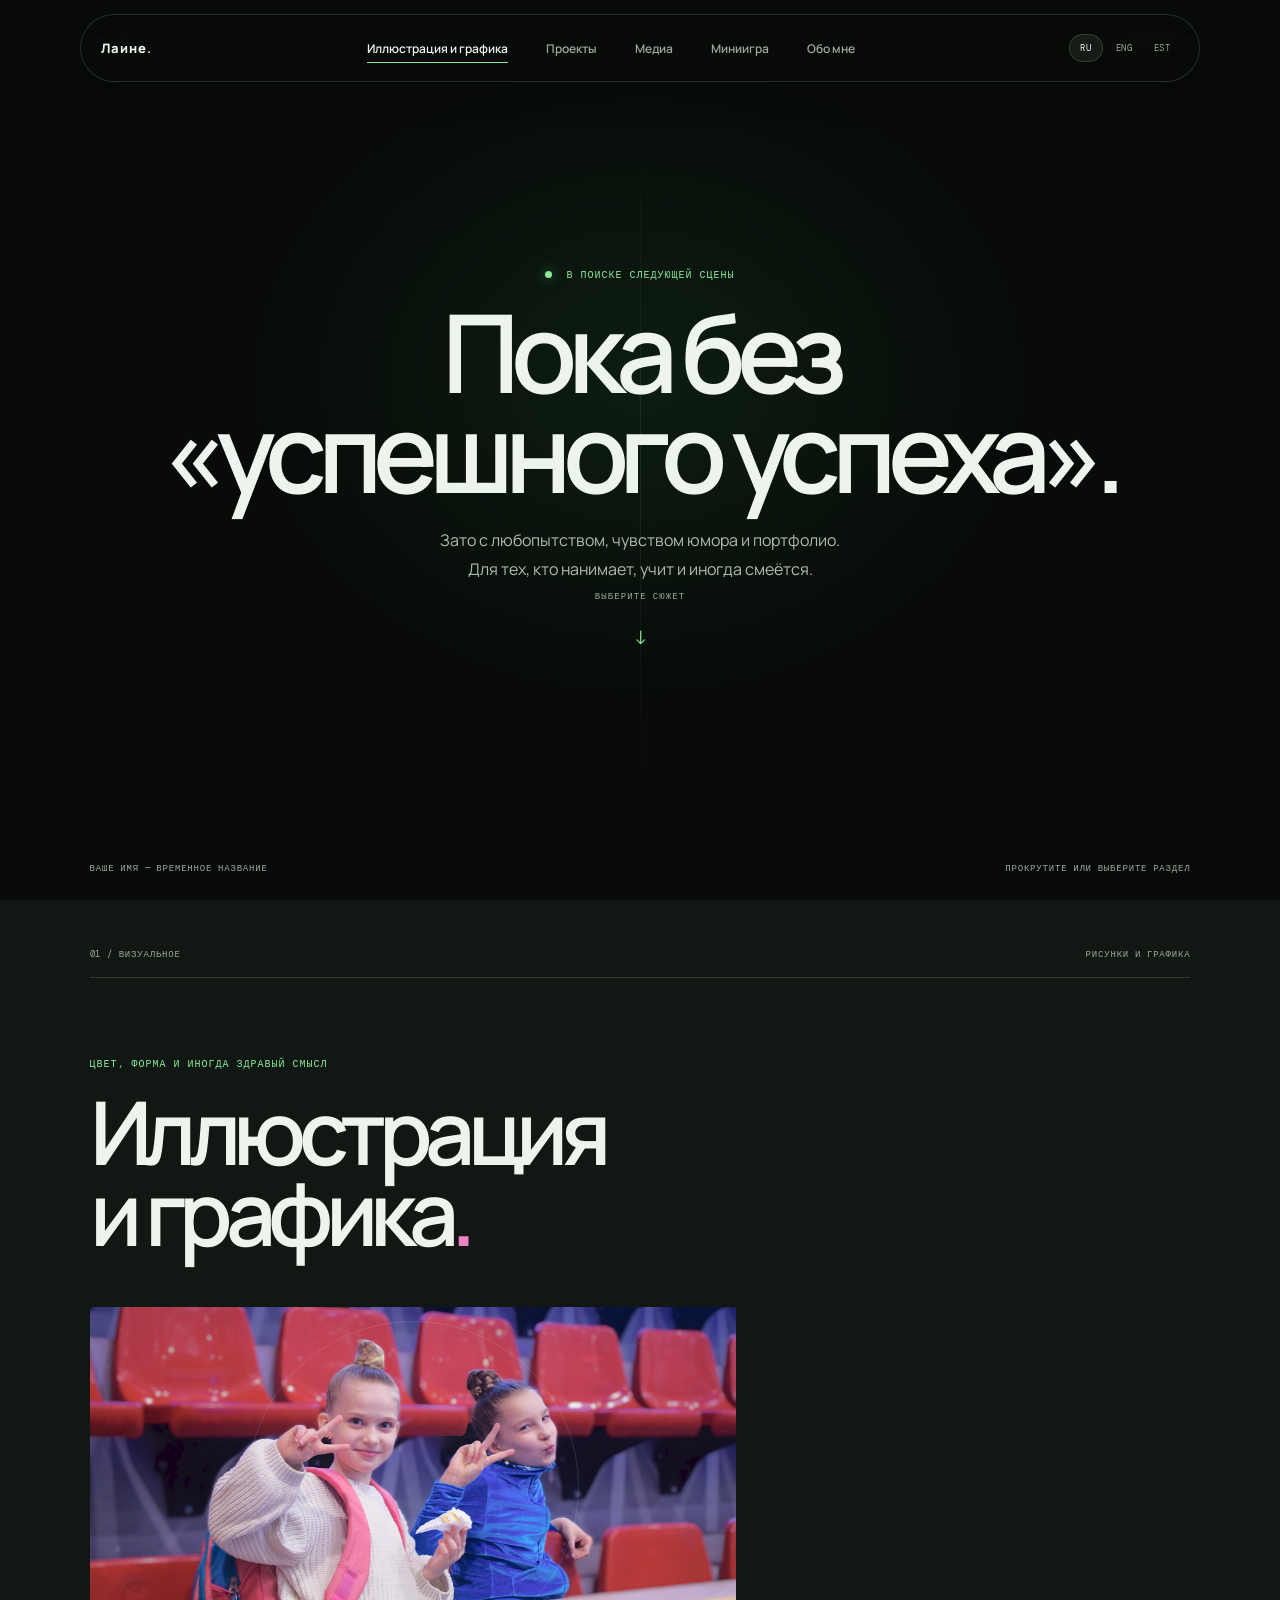
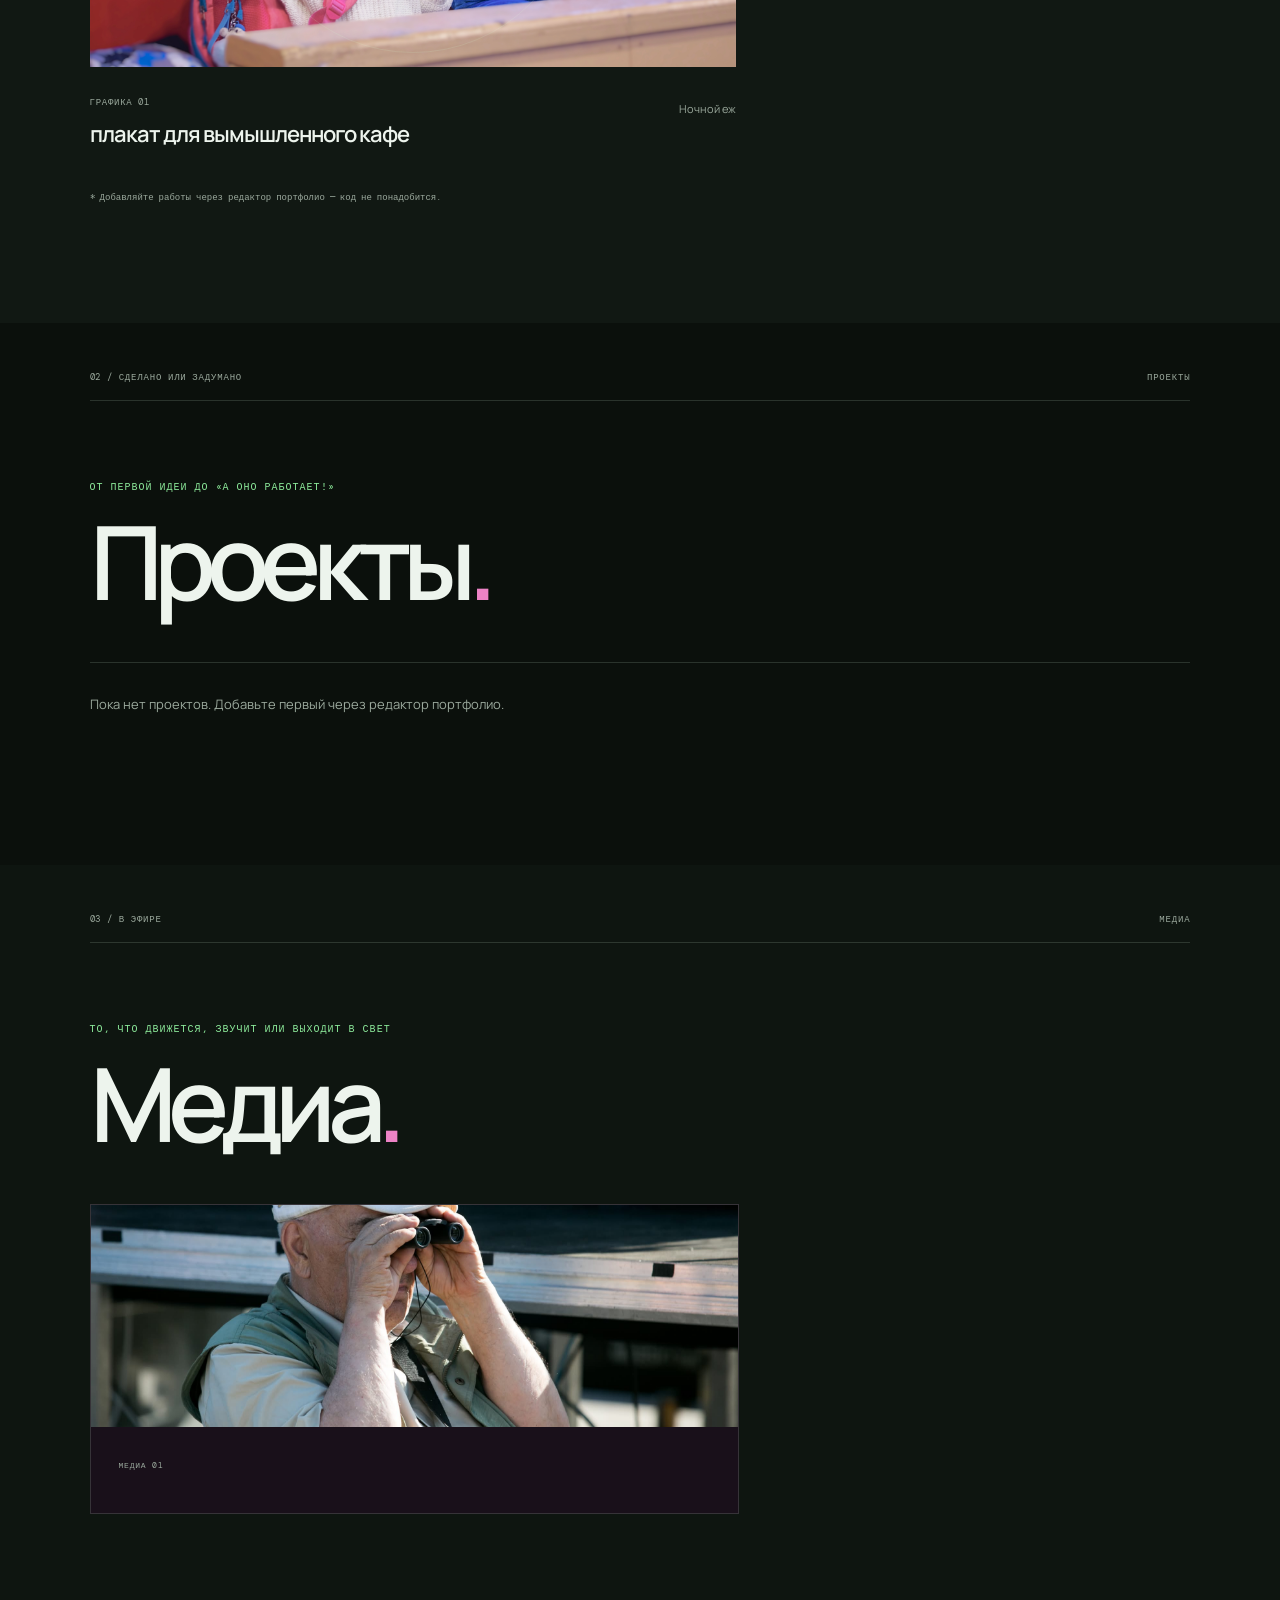
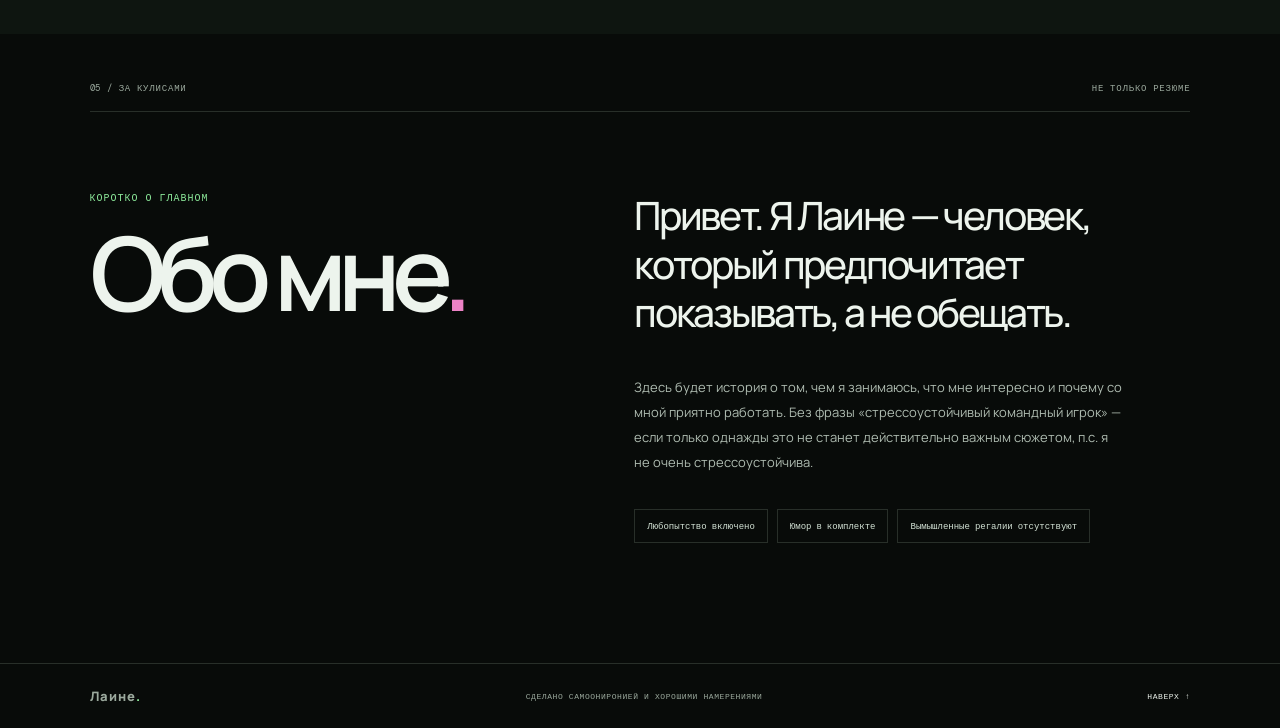
<file: index.html>
<!doctype html>
<html lang="ru">
  <head>
    <meta charset="UTF-8" />
    <meta name="viewport" content="width=device-width, initial-scale=1.0" />
    <meta
      name="description"
      content="Портфолио для работодателей и учебных заведений. Серьёзные намерения, несерьёзная подача."
      data-i18n-content="metaDescription"
    />
    <title data-i18n="pageTitle">Портфолио — премьера скоро</title>
    <link rel="preconnect" href="https://fonts.googleapis.com" />
    <link rel="preconnect" href="https://fonts.gstatic.com" crossorigin />
    <link
      href="https://fonts.googleapis.com/css2?family=DM+Mono:wght@400;500&family=Manrope:wght@400;500;600;700;800&display=swap"
      rel="stylesheet"
    />
    <link rel="stylesheet" href="styles.css" />
    <script src="script.js" defer></script>
  </head>
  <body>
    <div class="curtain" aria-hidden="true">
      <div class="curtain__panel curtain__panel--left"></div>
      <div class="curtain__panel curtain__panel--right"></div>
      <div class="curtain__seam"></div>
    </div>

    <header class="site-header" id="top">
      <a class="wordmark" href="#home" aria-label="На главную">Лаине<span>.</span></a>
      <nav class="main-nav" aria-label="Основная навигация">
        <a class="main-nav__link is-active" href="#illustration" data-i18n="navIllustration">Иллюстрация и графика</a>
        <a class="main-nav__link" href="#projects" data-i18n="navProjects">Проекты</a>
        <a class="main-nav__link" href="#media" data-i18n="navMedia">Медиа</a>
        <a class="main-nav__link" href="game.html" data-i18n="navGame">Миниигра</a>
        <a class="main-nav__link" href="#about" data-i18n="navAbout">Обо мне</a>
      </nav>
      <div class="language-switcher" role="group" aria-label="Выбор языка" data-i18n-aria="languageGroup">
        <button class="language-switcher__button is-selected" type="button" data-language="ru" aria-pressed="true" aria-label="Русский">RU</button>
        <button class="language-switcher__button" type="button" data-language="en" aria-pressed="false" aria-label="English">ENG</button>
        <button class="language-switcher__button" type="button" data-language="et" aria-pressed="false" aria-label="Eesti">EST</button>
      </div>
    </header>

    <main>
      <section class="hero" id="home" aria-labelledby="hero-title">
        <div class="hero__meta">
          <span data-i18n="heroMetaLeft">ЛИЧНОЕ ДЕЛО № 001</span>
          <span data-i18n="heroMetaRight">ОТКРЫТО К ПРЕДЛОЖЕНИЯМ</span>
        </div>
        <div class="hero__content">
          <p class="eyebrow"><span class="status-dot"></span> <span data-i18n="heroEyebrow">В поиске следующей сцены</span></p>
          <h1 id="hero-title" data-i18n-html="heroTitle">Пока без<br />«успешного успеха».</h1>
          <p class="hero__description" data-i18n-html="heroDescription">
            Зато с любопытством, чувством юмора и портфолио.<br class="desktop-break" />
            Для тех, кто нанимает, учит и иногда смеётся.
          </p>
          <div class="hero__menu-label" data-i18n="heroMenu">Выберите сюжет</div>
          <div class="hero__hint" aria-hidden="true">↓</div>
        </div>
        <div class="hero__bottom">
          <span data-i18n="heroBottomLeft">ВАШЕ ИМЯ — ВРЕМЕННОЕ НАЗВАНИЕ</span>
          <span data-i18n="heroBottomRight">ПРОКРУТИТЕ ИЛИ ВЫБЕРИТЕ РАЗДЕЛ</span>
        </div>
      </section>

      <section class="content-section work-section" id="illustration" aria-labelledby="illustration-title">
        <div class="section-kicker"><span data-i18n="illKickerLeft">01 / ВИЗУАЛЬНОЕ</span><span data-i18n="illKickerRight">РИСУНКИ И ГРАФИКА</span></div>
        <div class="section-heading">
          <p class="eyebrow" data-i18n="illEyebrow">Цвет, форма и иногда здравый смысл</p>
          <h2 id="illustration-title" data-i18n-html="illTitle">Иллюстрация<br />и графика<span class="accent">.</span></h2>
        </div>
        <div class="project-grid" id="illustration-work-list" aria-live="polite"></div>
        <p class="section-aside" data-i18n="illAside">* Добавляйте работы через редактор портфолио — код не понадобится.</p>
      </section>

      <section class="content-section projects-section" id="projects" aria-labelledby="projects-title">
        <div class="section-kicker"><span data-i18n="projectsKickerLeft">02 / СДЕЛАНО ИЛИ ЗАДУМАНО</span><span data-i18n="projectsKickerRight">ПРОЕКТЫ</span></div>
        <div class="section-heading">
          <p class="eyebrow" data-i18n="projectsEyebrow">От первой идеи до «а оно работает!»</p>
          <h2 id="projects-title"><span data-i18n="projectsTitle">Проекты</span><span class="accent">.</span></h2>
        </div>
        <div class="project-list" id="project-list" aria-live="polite"></div>
      </section>

      <section class="content-section media-section" id="media" aria-labelledby="media-title">
        <div class="section-kicker"><span data-i18n="mediaKickerLeft">03 / В ЭФИРЕ</span><span data-i18n="mediaKickerRight">МЕДИА</span></div>
        <div class="section-heading">
          <p class="eyebrow" data-i18n="mediaEyebrow">То, что движется, звучит или выходит в свет</p>
          <h2 id="media-title"><span data-i18n="mediaTitle">Медиа</span><span class="accent">.</span></h2>
        </div>
        <div class="media-grid" id="media-list" aria-live="polite"></div>
      </section>

      <section class="content-section about-section" id="about" aria-labelledby="about-title">
        <div class="section-kicker"><span data-i18n="aboutKickerLeft">05 / ЗА КУЛИСАМИ</span><span data-i18n="aboutKickerRight">НЕ ТОЛЬКО РЕЗЮМЕ</span></div>
        <div class="about-layout">
          <div class="section-heading">
            <p class="eyebrow" data-i18n="aboutEyebrow">Коротко о главном</p>
            <h2 id="about-title"><span data-i18n="aboutTitle">Обо мне</span><span class="accent">.</span></h2>
          </div>
          <div class="about-copy">
            <p class="about-lead" id="about-lead"></p>
            <p id="about-description"></p>
            <div class="trait-list" id="about-traits" aria-label="Мои принципы" data-i18n-aria="traitListAria">
            </div>
          </div>
        </div>
      </section>
    </main>

    <footer class="site-footer">
      <a class="wordmark" href="#home">Лаине<span>.</span></a>
      <span data-i18n="footerNote">СДЕЛАНО САМООНИРОНИЕЙ И ХОРОШИМИ НАМЕРЕНИЯМИ</span>
      <a href="#top" class="back-to-top" data-i18n="backToTop">НАВЕРХ ↑</a>
    </footer>
  </body>
</html>
</file>
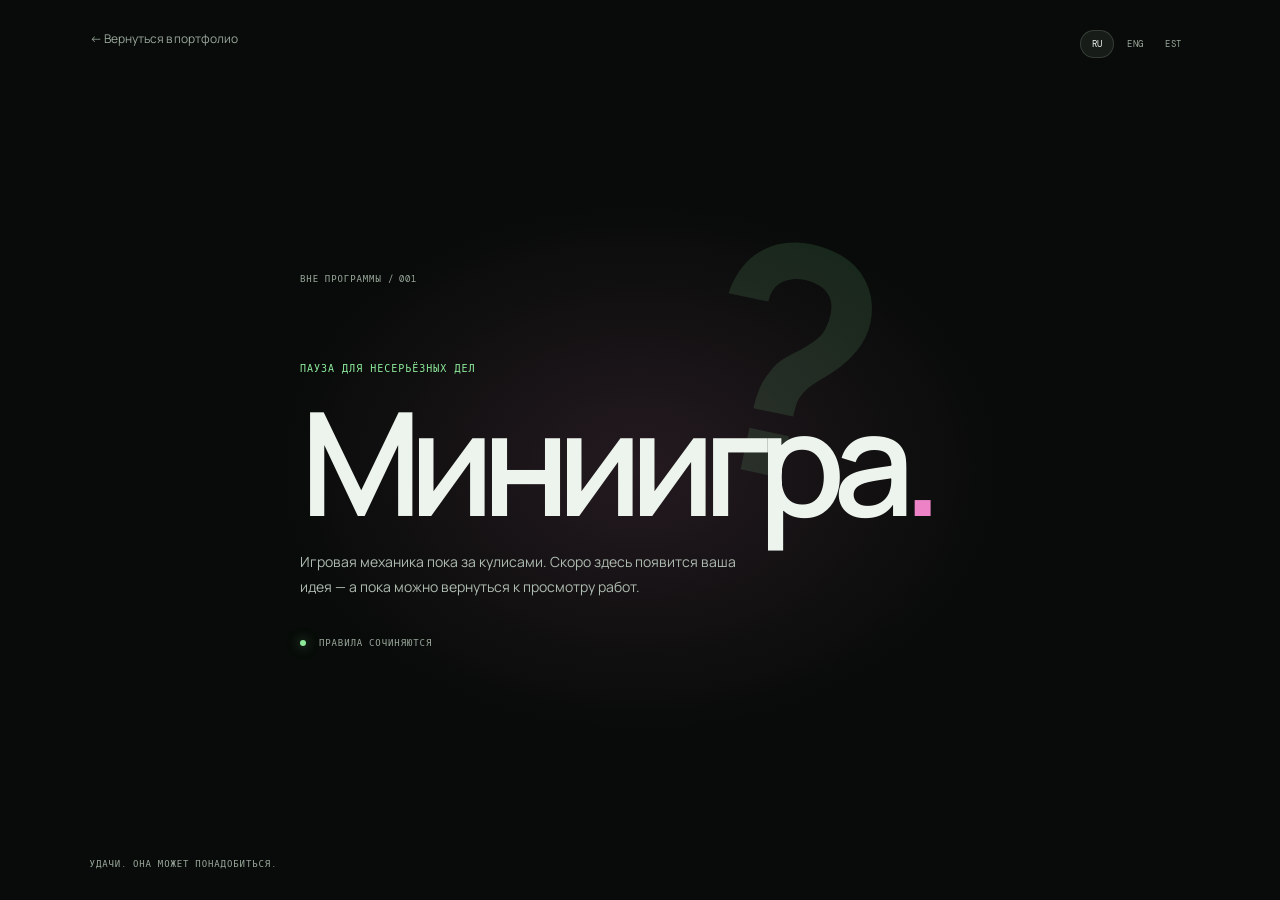
<file: game.html>
<!doctype html>
<html lang="ru">
  <head>
    <meta charset="UTF-8" />
    <meta name="viewport" content="width=device-width, initial-scale=1.0" />
    <meta name="description" content="Отдельная страница мини-игры в портфолио." data-i18n-content="gameMetaDescription" />
    <title data-i18n="gamePageTitle">Миниигра — портфолио</title>
    <link rel="preconnect" href="https://fonts.googleapis.com" />
    <link rel="preconnect" href="https://fonts.gstatic.com" crossorigin />
    <link
      href="https://fonts.googleapis.com/css2?family=DM+Mono:wght@400;500&family=Manrope:wght@400;500;600;700;800&display=swap"
      rel="stylesheet"
    />
    <link rel="stylesheet" href="styles.css" />
    <script src="script.js" defer></script>
  </head>
  <body class="game-page">
    <main class="game-page__main">
      <div class="game-page__top">
        <a class="game-page__back" href="index.html" data-i18n="gameBack">← Вернуться в портфолио</a>
        <div class="language-switcher" role="group" aria-label="Выбор языка" data-i18n-aria="languageGroup">
          <button class="language-switcher__button is-selected" type="button" data-language="ru" aria-pressed="true" aria-label="Русский">RU</button>
          <button class="language-switcher__button" type="button" data-language="en" aria-pressed="false" aria-label="English">ENG</button>
          <button class="language-switcher__button" type="button" data-language="et" aria-pressed="false" aria-label="Eesti">EST</button>
        </div>
      </div>
      <div class="game-page__content">
        <span class="game-page__index" data-i18n="gameIndex">ВНЕ ПРОГРАММЫ / 001</span>
        <div class="game-page__question" aria-hidden="true">?</div>
        <p class="eyebrow" id="game-eyebrow" data-i18n="gameEyebrow">Пауза для несерьёзных дел</p>
        <h1><span id="game-title" data-i18n="gameTitle">Миниигра</span><span class="accent">.</span></h1>
        <p class="game-page__description" id="game-description" data-i18n="gameDescription">
          Игровая механика пока за кулисами. Скоро здесь появится ваша идея —
          а пока можно вернуться к просмотру работ.
        </p>
        <span class="game-page__status"><span class="status-dot"></span> <span id="game-status" data-i18n="gameStatus">ПРАВИЛА СОЧИНЯЮТСЯ</span></span>
      </div>
      <span class="game-page__footer" data-i18n="gameFooter">УДАЧИ. ОНА МОЖЕТ ПОНАДОБИТЬСЯ.</span>
    </main>
  </body>
</html>
</file>
<file: styles.css>
:root {
  color-scheme: dark;
  --ink: #edf4ed;
  --muted: #9ba99d;
  --paper: #080b09;
  --paper-raised: #111813;
  --line: rgba(196, 222, 199, 0.17);
  --green: #8ce99a;
  --green-deep: #183b24;
  --green-bright: #b1ff9f;
  --contrast: #ed83c6;
  --mono: "DM Mono", monospace;
  --sans: "Manrope", sans-serif;
}

* {
  box-sizing: border-box;
}

html {
  scroll-behavior: smooth;
  scroll-padding-top: 105px;
}

body {
  min-width: 320px;
  margin: 0;
  background: var(--paper);
  color: var(--ink);
  font-family: var(--sans);
  -webkit-font-smoothing: antialiased;
}

body.is-opening {
  overflow: hidden;
}

a {
  color: inherit;
  text-decoration: none;
}

::selection {
  background: var(--green);
  color: var(--paper);
}

.curtain {
  position: fixed;
  z-index: 10;
  inset: 0;
  overflow: hidden;
  pointer-events: none;
}

.curtain__panel {
  position: absolute;
  inset: 0 50% 0 0;
  background:
    repeating-linear-gradient(90deg, transparent 0 27px, rgba(218, 255, 220, 0.055) 28px 32px, transparent 33px 58px),
    linear-gradient(90deg, #092312 0%, #1d6335 48%, #103a20 100%);
  box-shadow: inset -24px 0 42px rgba(1, 9, 3, 0.48);
  transform-origin: left center;
  transition: transform 1.65s cubic-bezier(0.72, 0, 0.18, 1);
}

.curtain__panel--right {
  inset: 0 0 0 50%;
  background:
    repeating-linear-gradient(90deg, transparent 0 27px, rgba(218, 255, 220, 0.055) 28px 32px, transparent 33px 58px),
    linear-gradient(90deg, #103a20 0%, #1d6335 52%, #092312 100%);
  box-shadow: inset 24px 0 42px rgba(1, 9, 3, 0.48);
  transform-origin: right center;
}

.curtain__seam {
  position: absolute;
  top: 0;
  bottom: 0;
  left: 50%;
  width: 1px;
  background: rgba(218, 255, 220, 0.22);
  transition: opacity 0.3s ease;
}

.is-open .curtain__panel--left {
  transform: translateX(-102%);
}

.is-open .curtain__panel--right {
  transform: translateX(102%);
}

.is-open .curtain__seam {
  opacity: 0;
}

.curtain.is-gone {
  visibility: hidden;
}

.site-header {
  position: fixed;
  z-index: 5;
  top: 70vh;
  left: 50%;
  display: flex;
  width: min(900px, calc(100% - 48px));
  min-height: 68px;
  align-items: center;
  justify-content: center;
  gap: 27px;
  padding: 13px 20px;
  border: 1px solid var(--line);
  border-radius: 3px;
  background: rgba(8, 11, 9, 0.94);
  box-shadow: 0 12px 45px rgba(0, 0, 0, 0.18);
  transform: translate(-50%, 0);
  transition:
    top 750ms cubic-bezier(0.2, 0.8, 0.2, 1),
    width 750ms cubic-bezier(0.2, 0.8, 0.2, 1),
    border-radius 750ms ease,
    background 400ms ease,
    box-shadow 400ms ease;
}

.site-header.is-docked {
  top: 14px;
  width: min(1120px, calc(100% - 40px));
  justify-content: space-between;
  border-radius: 999px;
  background: rgba(8, 11, 9, 0.88);
  box-shadow: 0 8px 32px rgba(0, 0, 0, 0.28);
  backdrop-filter: blur(18px);
}

.wordmark {
  flex: 0 0 auto;
  font-size: 13px;
  font-weight: 800;
  letter-spacing: 0.08em;
}

.wordmark span {
  color: var(--green);
}

.accent {
  color: var(--contrast);
}

.main-nav {
  display: flex;
  align-items: center;
  justify-content: center;
  gap: clamp(14px, 3vw, 38px);
}

.main-nav__link {
  position: relative;
  padding: 8px 0;
  color: var(--muted);
  font-size: 12px;
  font-weight: 600;
  transition: color 180ms ease;
}

.main-nav__link::after {
  position: absolute;
  right: 0;
  bottom: 2px;
  left: 0;
  height: 1px;
  background: var(--green);
  content: "";
  transform: scaleX(0);
  transform-origin: left;
  transition: transform 180ms ease;
}

.main-nav__link:hover,
.main-nav__link.is-active {
  color: var(--ink);
}

.main-nav__link:hover::after,
.main-nav__link.is-active::after {
  transform: scaleX(1);
}

.language-switcher {
  display: flex;
  flex: 0 0 auto;
  align-items: center;
  gap: 4px;
}

.language-switcher__button {
  min-width: 34px;
  padding: 7px 8px;
  border: 1px solid transparent;
  border-radius: 999px;
  background: transparent;
  color: var(--muted);
  cursor: pointer;
  font: 9px var(--mono);
  letter-spacing: 0.04em;
  transition:
    border-color 180ms ease,
    background 180ms ease,
    color 180ms ease;
}

.language-switcher__button:hover,
.language-switcher__button.is-selected {
  border-color: var(--line);
  color: var(--ink);
}

.language-switcher__button.is-selected {
  background: rgba(196, 222, 199, 0.08);
}

.hero {
  position: relative;
  display: flex;
  min-height: 100svh;
  flex-direction: column;
  justify-content: space-between;
  overflow: hidden;
  padding: 34px clamp(24px, 7vw, 110px) 26px;
  background:
    radial-gradient(ellipse at 50% 42%, rgba(34, 121, 62, 0.16), transparent 43%),
    var(--paper);
}

.hero::before {
  position: absolute;
  top: 14%;
  bottom: 13%;
  left: 50%;
  width: 1px;
  background: linear-gradient(transparent, rgba(196, 222, 199, 0.1), transparent);
  content: "";
}

.hero__meta,
.hero__bottom,
.section-kicker {
  display: flex;
  justify-content: space-between;
  color: var(--muted);
  font: 9px var(--mono);
  letter-spacing: 0.09em;
}

.hero__content {
  position: relative;
  z-index: 1;
  margin: auto 0;
  padding: 4rem 0 7.5rem;
  text-align: center;
}

.eyebrow {
  margin: 0 0 21px;
  color: var(--green);
  font: 10px var(--mono);
  letter-spacing: 0.1em;
  text-transform: uppercase;
}

.status-dot {
  display: inline-block;
  width: 7px;
  height: 7px;
  margin-right: 7px;
  border-radius: 50%;
  background: var(--green);
  box-shadow: 0 0 12px rgba(140, 233, 154, 0.55);
}

h1,
h2,
h3,
p {
  margin-top: 0;
}

.hero h1 {
  margin: 0;
  font-size: clamp(54px, 8.5vw, 112px);
  font-weight: 600;
  letter-spacing: -0.085em;
  line-height: 0.92;
}

.hero__description {
  margin: 24px 0 0;
  color: #aebbb0;
  font-size: clamp(13px, 1.25vw, 16px);
  line-height: 1.8;
}

.hero__menu-label {
  position: absolute;
  top: calc(100% - 114px);
  left: 50%;
  color: var(--muted);
  font: 9px var(--mono);
  letter-spacing: 0.12em;
  text-transform: uppercase;
  transform: translateX(-50%);
}

.hero__hint {
  position: absolute;
  top: calc(100% - 81px);
  left: 50%;
  color: var(--green);
  font-size: 19px;
  animation: nudge 1.5s ease-in-out infinite;
  transform: translateX(-50%);
}

@keyframes nudge {
  50% { transform: translate(-50%, 5px); }
}

.hero__bottom {
  position: relative;
  z-index: 1;
}

.content-section,
.contact-section {
  padding: 48px clamp(24px, 7vw, 110px) 120px;
  scroll-margin-top: 85px;
}

.section-kicker {
  padding-bottom: 17px;
  border-bottom: 1px solid var(--line);
}

.section-heading {
  margin: 79px 0 54px;
}

.section-heading h2,
.contact-section h2 {
  margin-bottom: 0;
  font-size: clamp(54px, 8vw, 104px);
  font-weight: 600;
  letter-spacing: -0.085em;
  line-height: 0.92;
}

.work-section {
  background: var(--paper-raised);
}

.work-section .section-heading h2 {
  font-size: clamp(47px, 7vw, 88px);
}

.project-grid {
  display: grid;
  grid-template-columns: 1.2fr 0.8fr;
  gap: 24px;
}

.project-card__visual {
  position: relative;
  display: flex;
  min-height: 360px;
  align-items: center;
  justify-content: center;
  overflow: hidden;
}

.work-visual--image {
  background: var(--paper-raised);
}

.work-image {
  position: absolute;
  inset: 0;
  display: block;
  width: 100%;
  height: 100%;
  object-fit: cover;
  transition: transform 500ms cubic-bezier(0.2, 0.8, 0.2, 1);
}

.project-card:hover .work-image,
.media-card:hover .work-image {
  transform: scale(1.035);
}

.work-visual__title {
  z-index: 1;
  max-width: 85%;
  color: var(--ink);
  font-size: clamp(30px, 5vw, 64px);
  font-weight: 700;
  letter-spacing: -0.07em;
  text-align: center;
}

.visual-note .work-visual__title {
  color: #102015;
  transform: rotate(-5deg);
}

.visual-poster {
  flex-direction: column;
  background:
    radial-gradient(ellipse at 50% 46%, rgba(140, 233, 154, 0.15), transparent 35%),
    repeating-linear-gradient(135deg, transparent 0 20px, rgba(255, 255, 255, 0.018) 21px 22px),
    var(--green-deep);
}

.visual-poster::before,
.visual-poster::after {
  position: absolute;
  width: 250px;
  height: 250px;
  border: 1px solid rgba(211, 255, 215, 0.25);
  border-radius: 50%;
  content: "";
}

.visual-poster::after {
  width: 330px;
  height: 330px;
  border-color: rgba(211, 255, 215, 0.12);
}

.visual-poster__stamp {
  position: absolute;
  top: 28px;
  right: 27px;
  padding: 8px 10px;
  border: 1px solid rgba(211, 255, 215, 0.55);
  color: var(--green-bright);
  font: 8px var(--mono);
  letter-spacing: 0.1em;
  transform: rotate(4deg);
}

.visual-poster__title {
  z-index: 1;
  color: #eaffec;
  font-size: clamp(42px, 6vw, 78px);
  font-weight: 800;
  letter-spacing: -0.08em;
  line-height: 0.85;
  text-align: center;
}

.visual-poster__caption {
  z-index: 1;
  margin-top: 24px;
  color: rgba(234, 255, 236, 0.7);
  font: 9px var(--mono);
  letter-spacing: 0.12em;
  text-transform: uppercase;
}

.visual-note {
  min-height: 360px;
  flex-direction: column;
  background: var(--green);
  color: #102015;
}

.visual-note__asterisk {
  position: absolute;
  top: 24px;
  left: 30px;
  font-size: 70px;
  font-weight: 700;
  line-height: 1;
}

.visual-note__text {
  font-size: clamp(39px, 5vw, 60px);
  font-weight: 700;
  letter-spacing: -0.08em;
  line-height: 0.9;
  text-align: center;
  transform: rotate(-5deg);
}

.visual-note__footnote {
  position: absolute;
  right: 20px;
  bottom: 22px;
  left: 20px;
  font: 8px var(--mono);
  text-align: center;
}

.project-card__details {
  display: flex;
  justify-content: space-between;
  gap: 18px;
  padding: 21px 0 0;
}

.card-index {
  color: var(--muted);
  font: 9px var(--mono);
  letter-spacing: 0.08em;
}

.project-card h3,
.education-card h3 {
  margin: 9px 0 0;
  font-size: clamp(17px, 2vw, 22px);
  font-weight: 600;
  letter-spacing: -0.045em;
}

.project-card__details p {
  max-width: 220px;
  margin: 12px 0 0;
  color: var(--muted);
  font-size: 11px;
  line-height: 1.7;
}

.section-aside {
  margin: 42px 0 0;
  color: var(--muted);
  font: 9px var(--mono);
}

.projects-section {
  background: #0b100c;
}

.project-list {
  border-top: 1px solid var(--line);
}

.project-row {
  display: grid;
  grid-template-columns: 36px 92px 1fr auto;
  align-items: center;
  gap: 20px;
  padding: 26px 0;
  border-bottom: 1px solid var(--line);
  transition: padding 200ms ease;
}

.project-row:hover {
  padding-right: 12px;
  padding-left: 12px;
}

.project-row h3 {
  margin: 0;
  font-size: clamp(18px, 2.5vw, 26px);
  font-weight: 600;
  letter-spacing: -0.05em;
}

.project-row p {
  margin: 7px 0 0;
  color: var(--muted);
  font-size: 11px;
  line-height: 1.65;
}

.project-row__type {
  color: var(--green);
  font: 8px var(--mono);
  letter-spacing: 0.08em;
}

.project-row__thumbnail {
  position: relative;
  display: grid;
  min-height: 64px;
  place-items: center;
  overflow: hidden;
  background: var(--paper-raised);
  color: var(--green);
  font-size: 22px;
}

.project-row__thumbnail .work-image {
  min-height: 0;
}

.work-title-link:hover {
  color: var(--green);
}

.content-message {
  grid-column: 1 / -1;
  margin: 0;
  padding: 30px 0;
  color: var(--muted);
  font-size: 13px;
  line-height: 1.7;
}

.content-message--error {
  color: var(--contrast);
}

.media-section {
  background: #0e1510;
}

.media-grid {
  display: grid;
  grid-template-columns: 1.2fr 0.8fr;
  gap: 18px;
}

.media-card {
  position: relative;
  display: flex;
  min-height: 310px;
  flex-direction: column;
  justify-content: stretch;
  overflow: hidden;
  padding: 0;
  background: #111a13;
  border: 1px solid var(--line);
}

.media-card--wide {
  background: #19101a;
}

.media-card__visual {
  position: relative;
  display: grid;
  min-height: 220px;
  flex: 1 1 auto;
  place-items: center;
  overflow: hidden;
  background:
    radial-gradient(ellipse at 70% 20%, rgba(140, 233, 154, 0.15), transparent 43%),
    #111a13;
}

.media-card--wide .media-card__visual {
  background:
    radial-gradient(ellipse at 50% 40%, rgba(237, 131, 198, 0.2), transparent 50%),
    #19101a;
}

.media-card__placeholder {
  max-width: 85%;
  color: rgba(237, 244, 237, 0.72);
  font-size: clamp(26px, 4vw, 44px);
  font-weight: 600;
  letter-spacing: -0.06em;
  text-align: center;
}

.media-card__content {
  position: relative;
  padding: 24px 28px 28px;
}

.media-card__label,
.game-card__status {
  color: var(--muted);
  font: 8px var(--mono);
  letter-spacing: 0.09em;
}

.media-card h3 {
  margin: 12px 0 8px;
  font-size: 23px;
  font-weight: 600;
  letter-spacing: -0.05em;
}

.media-card p {
  max-width: 370px;
  margin: 0;
  color: #aebbb0;
  font-size: 11px;
  line-height: 1.7;
}

.media-card__link {
  display: inline-block;
  margin-top: 16px;
  color: var(--green);
  font: 9px var(--mono);
  letter-spacing: 0.06em;
}

.media-card__link:hover {
  color: var(--green-bright);
}

.about-section {
  background: #080b09;
}

.about-layout,
.education-layout {
  display: grid;
  grid-template-columns: 0.9fr 1.1fr;
  gap: 7vw;
}

.about-layout .section-heading,
.education-layout .section-heading {
  margin-bottom: 0;
}

.about-copy {
  max-width: 600px;
  padding-top: 79px;
}

.about-lead {
  font-size: clamp(23px, 3.1vw, 39px);
  font-weight: 500;
  letter-spacing: -0.06em;
  line-height: 1.24;
}

.text-highlight {
  color: var(--green);
}

.about-copy > p:not(.about-lead) {
  max-width: 490px;
  margin: 25px 0 0;
  color: #aebbb0;
  font-size: 13px;
  line-height: 1.9;
}

.trait-list {
  display: flex;
  flex-wrap: wrap;
  gap: 9px;
  margin-top: 35px;
}

.trait-list span {
  padding: 10px 12px;
  border: 1px solid var(--line);
  color: #d3e2d5;
  font: 9px var(--mono);
}

.education-section {
  background: #0e1510;
}

.education-layout {
  align-items: start;
}

.education-card {
  position: relative;
  min-height: 285px;
  margin-top: 79px;
  padding: 35px;
  border: 1px solid var(--line);
  background: #080b09;
}

.education-card h3 {
  max-width: 420px;
  margin-top: 30px;
  font-size: clamp(23px, 3vw, 36px);
}

.education-card p {
  max-width: 440px;
  margin: 18px 0 0;
  color: #aebbb0;
  font-size: 12px;
  line-height: 1.8;
}

.education-card__seal {
  position: absolute;
  right: 22px;
  bottom: 22px;
  color: rgba(140, 233, 154, 0.75);
  font: 8px/1.5 var(--mono);
  letter-spacing: 0.08em;
  text-align: right;
  transform: rotate(-8deg);
}

.contact-section {
  min-height: 650px;
  background:
    radial-gradient(ellipse at 68% 70%, rgba(237, 131, 198, 0.12), transparent 43%),
    #080b09;
}

.contact-section > .eyebrow {
  margin-top: 92px;
}

.contact-copy {
  max-width: 410px;
  margin: 28px 0 25px;
  color: #aebbb0;
  font-size: 13px;
  line-height: 1.8;
}

.contact-placeholder {
  display: inline-block;
  padding-bottom: 8px;
  border-bottom: 1px solid var(--green);
  color: var(--green);
  font: 9px var(--mono);
  letter-spacing: 0.09em;
}

.site-footer {
  display: flex;
  align-items: center;
  justify-content: space-between;
  gap: 20px;
  padding: 23px clamp(24px, 7vw, 110px);
  border-top: 1px solid var(--line);
  color: var(--muted);
}

.site-footer > span,
.back-to-top {
  font: 8px var(--mono);
  letter-spacing: 0.07em;
}

.back-to-top {
  color: var(--ink);
}

.game-page {
  min-height: 100svh;
  background:
    radial-gradient(ellipse at 50% 52%, rgba(237, 131, 198, 0.12), transparent 40%),
    var(--paper);
}

.game-page__main {
  display: flex;
  min-height: 100svh;
  flex-direction: column;
  justify-content: space-between;
  padding: 30px clamp(24px, 7vw, 110px);
}

.game-page__top {
  display: flex;
  align-items: center;
  justify-content: space-between;
  gap: 16px;
}

.game-page__back {
  align-self: flex-start;
  color: var(--muted);
  font-size: 12px;
  transition: color 180ms ease;
}

.game-page__back:hover {
  color: var(--green);
}

.game-page__content {
  position: relative;
  width: min(680px, 100%);
  margin: auto;
  padding: 100px 0;
}

.game-page__index,
.game-page__status,
.game-page__footer {
  color: var(--muted);
  font: 9px var(--mono);
  letter-spacing: 0.1em;
}

.game-page__question {
  position: absolute;
  top: 30px;
  right: 15%;
  color: rgba(140, 233, 154, 0.12);
  font-size: clamp(180px, 30vw, 320px);
  font-weight: 700;
  line-height: 1;
  pointer-events: none;
  transform: rotate(12deg);
}

.game-page__content .eyebrow {
  position: relative;
  margin-top: 75px;
}

.game-page__content h1 {
  position: relative;
  margin: 0;
  font-size: clamp(72px, 13vw, 144px);
  font-weight: 600;
  letter-spacing: -0.09em;
  line-height: 0.9;
}

.game-page__description {
  position: relative;
  max-width: 470px;
  margin: 24px 0 30px;
  color: #aebbb0;
  font-size: 14px;
  line-height: 1.8;
}

.game-page__status {
  position: relative;
}

.game-page__status .status-dot {
  width: 6px;
  height: 6px;
}

:focus-visible {
  outline: 2px solid var(--green);
  outline-offset: 5px;
}

@media (max-width: 760px) {
  .site-header {
    top: 70vh;
    width: calc(100% - 28px);
    min-height: 60px;
    flex-wrap: wrap;
    justify-content: flex-end;
    gap: 3px 8px;
    padding: 8px 12px;
  }

  .site-header.is-docked {
    top: 12px;
    width: calc(100% - 24px);
    justify-content: space-between;
  }

  .wordmark,
  .header-note {
    display: none;
  }

  .main-nav {
    min-width: 0;
    width: 100%;
    flex: 0 0 100%;
    flex-wrap: wrap;
    order: 1;
    gap: 4px 8px;
    justify-content: space-between;
    overflow: visible;
  }

  .main-nav__link {
    flex: 0 0 auto;
    font-size: 10px;
  }

  .language-switcher {
    order: 0;
    gap: 1px;
  }

  .language-switcher__button {
    min-width: 29px;
    padding: 6px 4px;
    font-size: 8px;
  }

  html {
    scroll-padding-top: 30px;
    scroll-padding-bottom: 90px;
  }

  .hero {
    min-height: 100svh;
    padding: 25px 20px 22px;
  }

  .hero__meta,
  .hero__bottom {
    font-size: 7px;
  }

  .hero__content {
    padding-bottom: 8rem;
  }

  .hero__description {
    max-width: 320px;
    margin-right: auto;
    margin-left: auto;
  }

  .desktop-break {
    display: none;
  }

  .content-section,
  .contact-section {
    padding: 34px 22px 84px;
  }

  .section-kicker {
    gap: 10px;
    font-size: 7px;
  }

  .section-heading {
    margin: 58px 0 38px;
  }

  .project-grid,
  .about-layout,
  .education-layout,
  .media-grid {
    grid-template-columns: 1fr;
    gap: 0;
  }

  .project-grid,
  .media-grid {
    gap: 35px;
  }

  .project-row {
    grid-template-columns: 24px 64px 1fr;
    gap: 10px;
  }

  .project-row__thumbnail {
    min-height: 56px;
  }

  .project-row__type {
    grid-column: 3;
  }

  .media-card {
    min-height: 270px;
  }

  .media-card__visual {
    min-height: 190px;
  }

  .project-card__visual,
  .visual-note {
    min-height: 290px;
  }

  .project-card__details {
    flex-direction: column;
    gap: 5px;
  }

  .project-card__details p {
    max-width: 350px;
    margin-top: 5px;
  }

  .about-copy {
    padding-top: 34px;
  }

  .about-layout .section-heading,
  .education-layout .section-heading {
    margin-bottom: 0;
  }

  .education-card {
    min-height: 320px;
    margin-top: 36px;
    padding: 25px;
  }

  .contact-section {
    min-height: 600px;
  }

  .contact-section > .eyebrow {
    margin-top: 75px;
  }

  .site-footer {
    flex-wrap: wrap;
    padding: 21px 22px 95px;
  }

  .site-footer > span {
    order: 1;
    width: 100%;
  }

  .game-page__main {
    padding: 24px 22px;
  }

  .game-page__top {
    align-items: flex-start;
  }

  .game-page__back {
    max-width: 165px;
    font-size: 11px;
  }
}

@media (prefers-reduced-motion: reduce) {
  *,
  *::before,
  *::after {
    scroll-behavior: auto !important;
    animation-duration: 0.01ms !important;
    animation-iteration-count: 1 !important;
    transition-duration: 0.01ms !important;
  }
}
</file>
